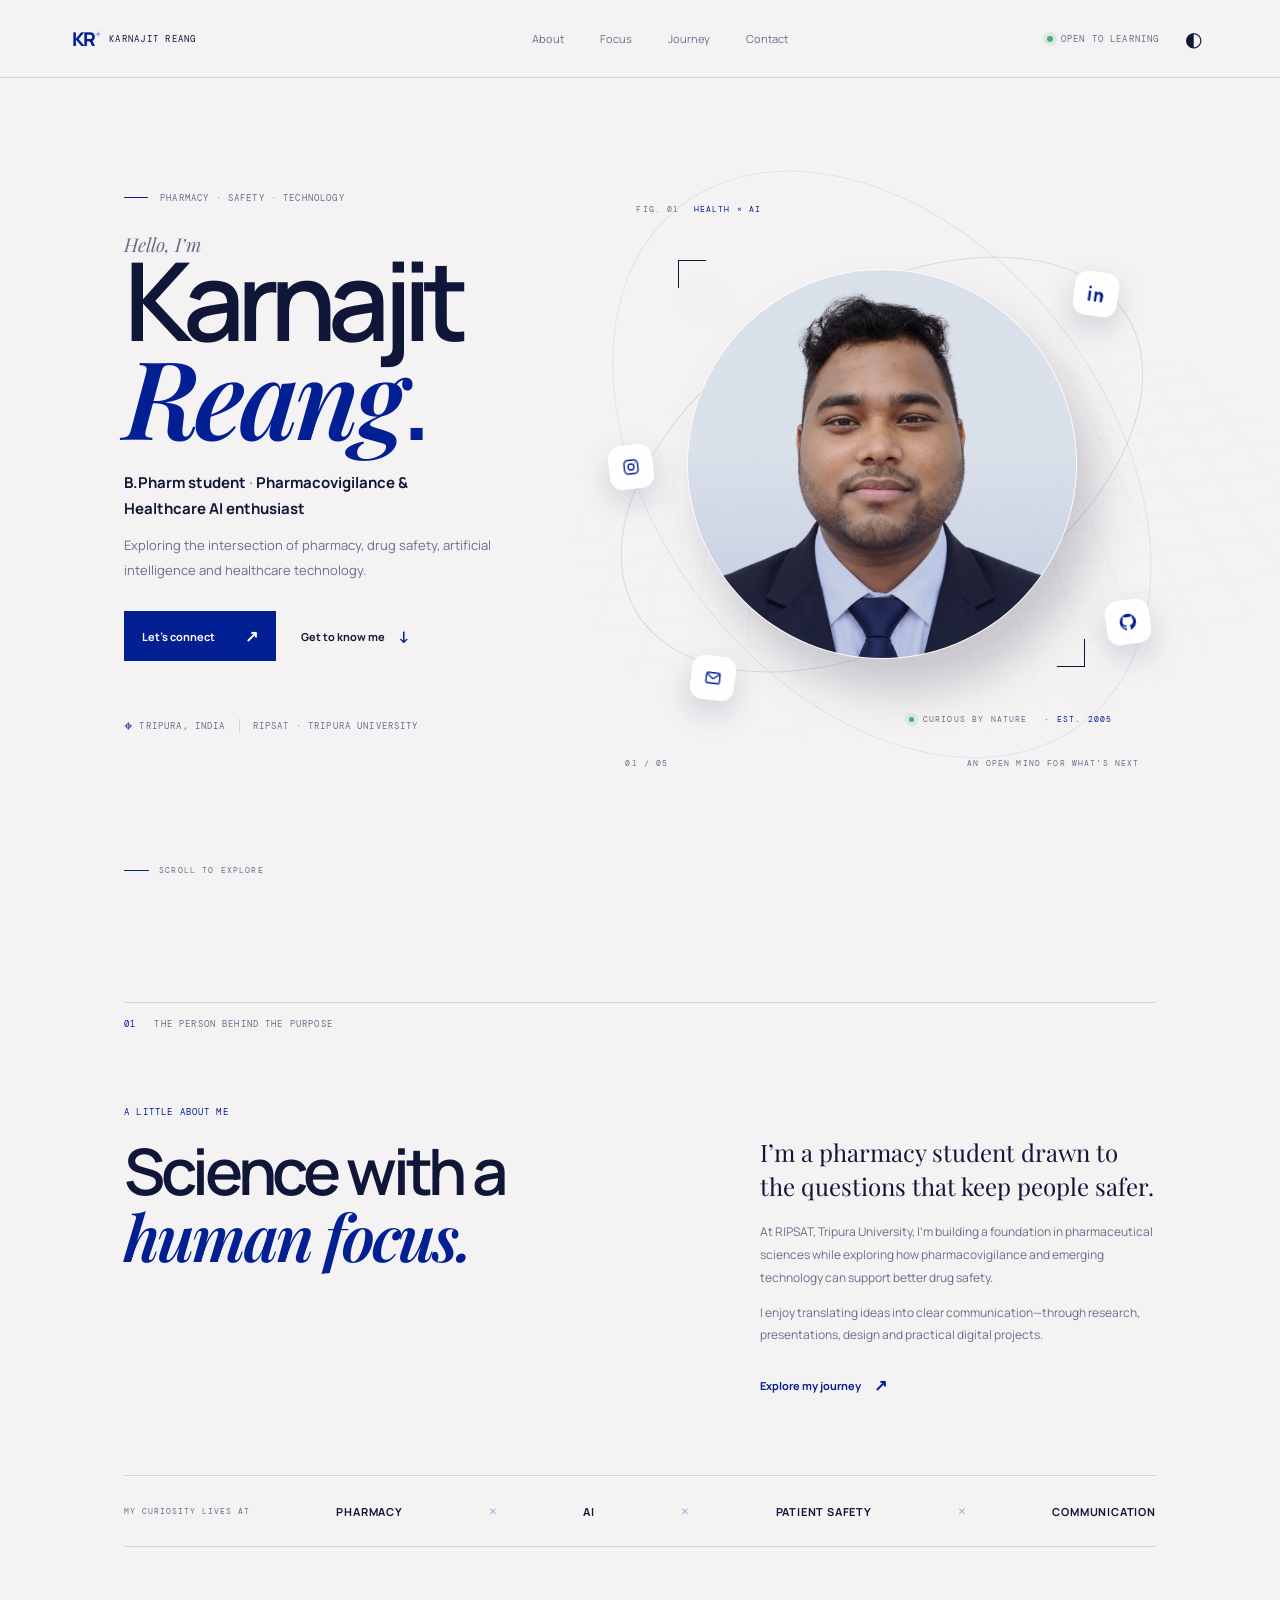
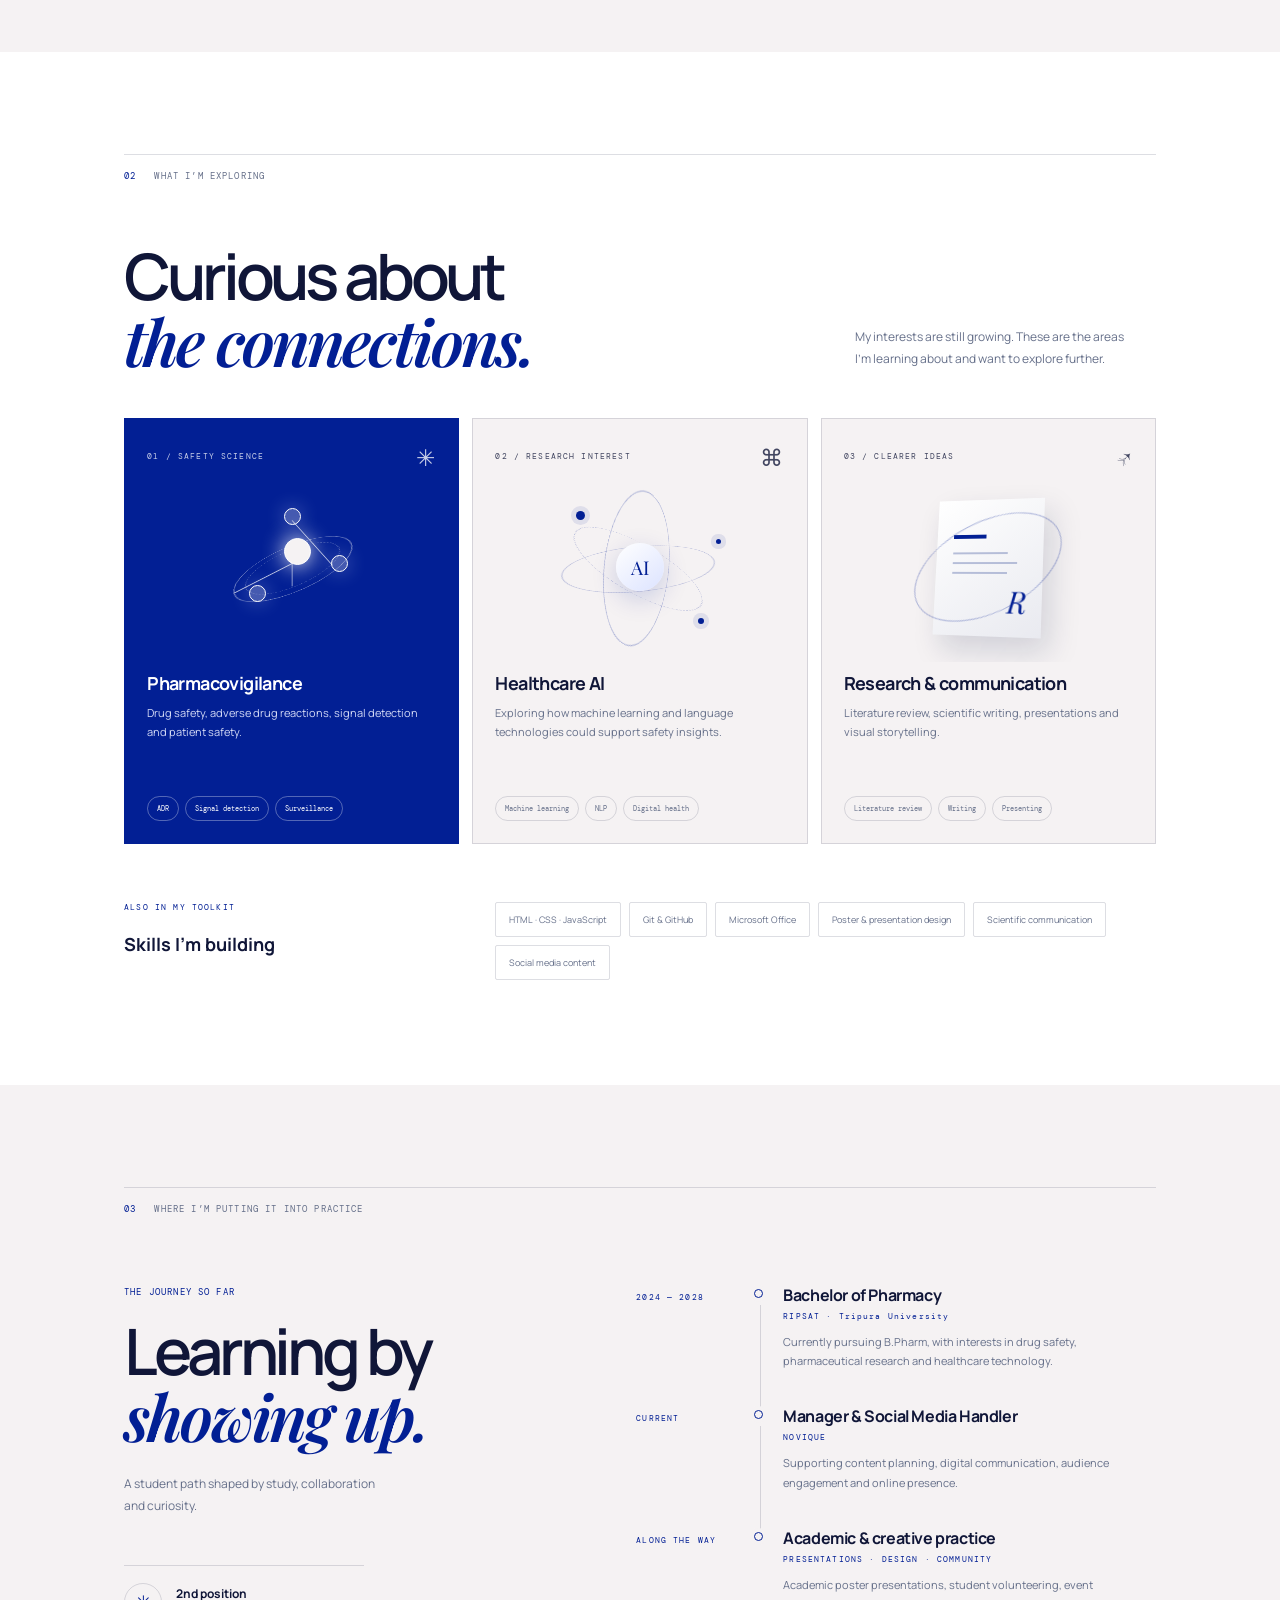
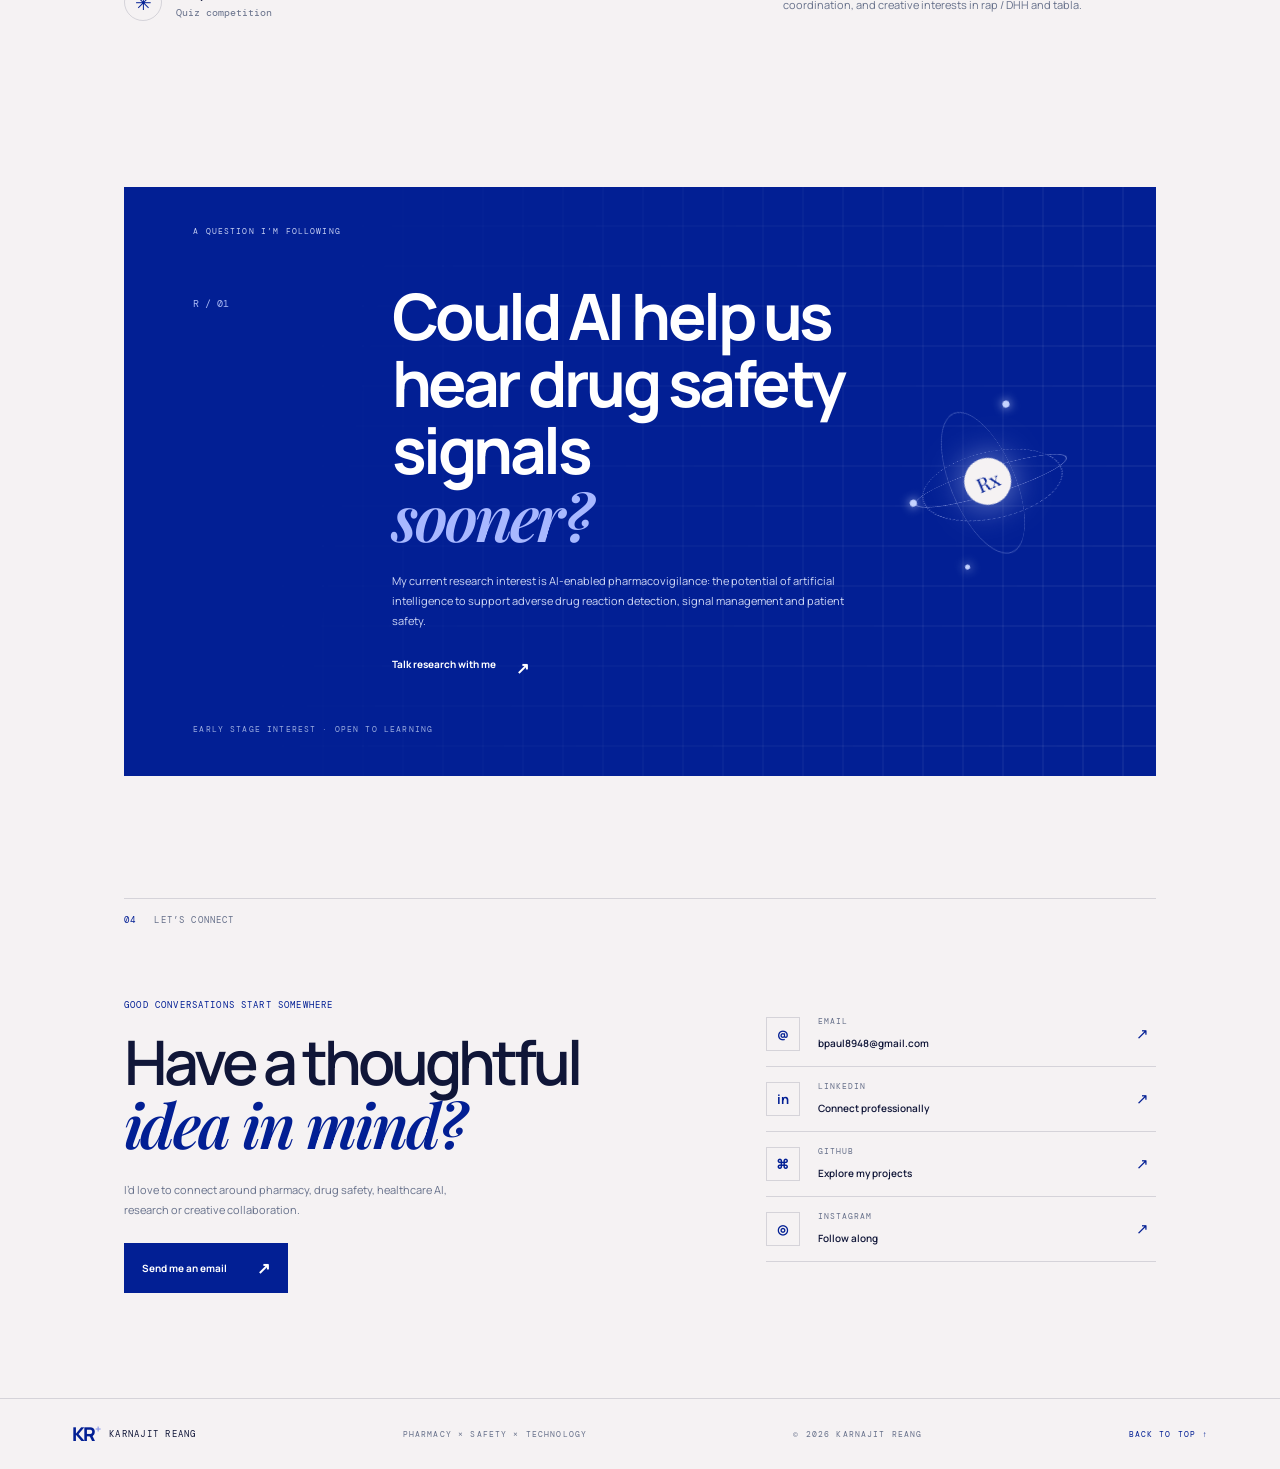
<file: index.html>
<!doctype html>
<html lang="en">
<head>
  <meta charset="utf-8">
  <meta name="viewport" content="width=device-width, initial-scale=1">
  <meta name="theme-color" content="#f5f2f3">
  <meta name="description" content="Karnajit Reang — B.Pharm student exploring pharmacovigilance, drug safety and healthcare AI in Tripura, India.">
  <title>Karnajit Reang — Pharmacy × Healthcare AI</title>
  <link rel="preconnect" href="https://fonts.googleapis.com">
  <link rel="preconnect" href="https://fonts.gstatic.com" crossorigin>
  <link href="https://fonts.googleapis.com/css2?family=DM+Mono:wght@400;500&family=Manrope:wght@400;500;600;700;800&family=Playfair+Display:ital,wght@0,600;0,700;1,600&display=swap" rel="stylesheet">
  <link rel="stylesheet" href="styles.css">
  <script src="script.js" defer></script>
</head>
<body>
  <a class="skip-link" href="#main">Skip to content</a>
  <header class="site-header">
    <a class="wordmark" href="#home" aria-label="Karnajit Reang home"><span class="wordmark-mark">KR<span>+</span></span><span class="wordmark-name">KARNAJIT REANG</span></a>
    <nav class="nav-links" aria-label="Main navigation">
      <a href="#about">About</a><a href="#focus">Focus</a><a href="#journey">Journey</a><a href="#contact">Contact</a>
    </nav>
    <div class="header-actions"><span class="availability"><i></i> OPEN TO LEARNING</span><button class="theme-toggle" type="button" aria-label="Switch to dark theme" title="Switch theme"><span class="theme-icon">◐</span></button><button class="menu-toggle" type="button" aria-expanded="false" aria-controls="mobile-nav" aria-label="Open menu"><span></span><span></span></button></div>
  </header>
  <nav class="mobile-nav" id="mobile-nav" aria-label="Mobile navigation" hidden><a href="#about">About</a><a href="#focus">Focus</a><a href="#journey">Journey</a><a href="#contact">Contact</a></nav>

  <main id="main">
    <section class="hero section-shell" id="home" aria-labelledby="hero-title">
      <div class="hero-copy">
        <p class="eyebrow"><span class="eyebrow-line"></span> PHARMACY · SAFETY · TECHNOLOGY</p>
        <p class="hero-greeting">Hello, I’m</p>
        <h1 id="hero-title">Karnajit<br><em>Reang</em><span class="title-period">.</span></h1>
        <p class="hero-role">B.Pharm student <span>·</span> Pharmacovigilance &amp;<br class="desktop-break"> Healthcare AI enthusiast</p>
        <p class="hero-intro">Exploring the intersection of pharmacy, drug safety, artificial intelligence and healthcare technology.</p>
        <div class="hero-actions"><a class="button button-primary" href="#contact">Let’s connect <span aria-hidden="true">↗</span></a><a class="text-link" href="#about">Get to know me <span aria-hidden="true">↓</span></a></div>
        <div class="hero-meta"><span><i class="pin-icon">⌖</i> TRIPURA, INDIA</span><span class="meta-divider"></span><span>RIPSAT · TRIPURA UNIVERSITY</span></div>
      </div>
      <div class="hero-visual" aria-label="Portrait of Karnajit Reang with floating social links">
        <div class="visual-grid"></div><div class="visual-orbit orbit-one"></div><div class="visual-orbit orbit-two"></div>
        <div class="orbit-label label-top">FIG. 01 <span>HEALTH × AI</span></div>
        <div class="portrait-frame" data-tilt><div class="portrait-inner"><img src="karnajit-reang.jpg" alt="Karnajit Reang in a black suit and blue tie" fetchpriority="high"><div class="portrait-wash"></div></div><span class="portrait-corner corner-tl"></span><span class="portrait-corner corner-br"></span></div>
        <div class="orbit-label label-bottom"><span class="pulse-dot"></span> CURIOUS BY NATURE <span>· EST. 2005</span></div>
        <a class="social-float social-linkedin" href="https://www.linkedin.com/in/karnajit-reang-a21a04328" target="_blank" rel="noreferrer" aria-label="Karnajit on LinkedIn"><svg viewBox="0 0 24 24" aria-hidden="true"><path d="M5.2 8.8H2.1V22h3.1V8.8ZM3.65 2a1.8 1.8 0 1 0 0 3.6 1.8 1.8 0 0 0 0-3.6ZM22 14.4c0-4-2.1-5.9-4.9-5.9a4.2 4.2 0 0 0-3.8 2.1v-1.8h-3V22h3.1v-6.5c0-1.7.3-3.4 2.5-3.4s2.2 2 2.2 3.5V22h3.1l.8-7.6Z"/></svg></a>
        <a class="social-float social-github" href="https://github.com/karnajitTechpharma" target="_blank" rel="noreferrer" aria-label="Karnajit on GitHub"><svg viewBox="0 0 24 24" aria-hidden="true"><path d="M12 .9a11.1 11.1 0 0 0-3.5 21.6c.6.1.8-.3.8-.6v-2.2c-3.2.7-3.9-1.4-3.9-1.4-.5-1.3-1.3-1.6-1.3-1.6-1-.7.1-.7.1-.7 1.1.1 1.7 1.1 1.7 1.1 1 1.7 2.6 1.2 3.3.9.1-.7.4-1.2.7-1.5-2.6-.3-5.3-1.3-5.3-5.8 0-1.3.5-2.3 1.1-3.1-.1-.3-.5-1.5.1-3.1 0 0 .9-.3 3.1 1.2a10.8 10.8 0 0 1 5.7 0c2.2-1.5 3.1-1.2 3.1-1.2.6 1.6.2 2.8.1 3.1.7.8 1.1 1.8 1.1 3.1 0 4.5-2.7 5.5-5.3 5.8.4.4.8 1 .8 2v3.4c0 .3.2.7.8.6A11.1 11.1 0 0 0 12 .9Z"/></svg></a>
        <a class="social-float social-instagram" href="https://www.instagram.com/karnajit_2005" target="_blank" rel="noreferrer" aria-label="Karnajit on Instagram"><svg viewBox="0 0 24 24" aria-hidden="true"><rect x="3" y="3" width="18" height="18" rx="5"/><circle cx="12" cy="12" r="4"/><circle class="ig-dot" cx="17.6" cy="6.8" r=".9"/></svg></a>
        <a class="social-float social-mail" href="mailto:bpaul8948@gmail.com" aria-label="Email Karnajit"><svg viewBox="0 0 24 24" aria-hidden="true"><rect x="3" y="5" width="18" height="14" rx="2"/><path d="m4 7 8 6 8-6"/></svg></a>
        <div class="visual-caption"><span>01 / 05</span><span>AN OPEN MIND FOR WHAT’S NEXT</span></div>
      </div>
      <a class="scroll-cue" href="#about" aria-label="Scroll to about section"><span></span> SCROLL TO EXPLORE</a>
    </section>

    <section class="about section-shell section-pad" id="about">
      <div class="section-kicker"><span>01</span><span>THE PERSON BEHIND THE PURPOSE</span></div>
      <div class="about-grid reveal"><div><p class="eyebrow blue-eyebrow">A LITTLE ABOUT ME</p><h2>Science with a<br><em>human focus.</em></h2></div><div class="about-copy"><p class="about-lead">I’m a pharmacy student drawn to the questions that keep people safer.</p><p>At RIPSAT, Tripura University, I’m building a foundation in pharmaceutical sciences while exploring how pharmacovigilance and emerging technology can support better drug safety.</p><p>I enjoy translating ideas into clear communication—through research, presentations, design and practical digital projects.</p><a href="#journey" class="arrow-link">Explore my journey <span>↗</span></a></div></div>
      <div class="interest-ribbon reveal"><span>MY CURIOSITY LIVES AT</span><b>PHARMACY</b><i>×</i><b>AI</b><i>×</i><b>PATIENT SAFETY</b><i>×</i><b>COMMUNICATION</b></div>
    </section>

    <section class="focus section-shell section-pad" id="focus">
      <div class="section-kicker"><span>02</span><span>WHAT I’M EXPLORING</span></div><div class="focus-heading reveal"><h2>Curious about<br><em>the connections.</em></h2><p>My interests are still growing. These are the areas I’m learning about and want to explore further.</p></div>
      <div class="focus-cards reveal">
        <article class="focus-card focus-card-blue"><div class="card-top"><span>01 / SAFETY SCIENCE</span><span class="card-symbol">✳</span></div><div class="card-art molecule-art" aria-hidden="true"><span class="molecule-node node-a"></span><span class="molecule-node node-b"></span><span class="molecule-node node-c"></span><span class="molecule-node node-d"></span><span class="molecule-bond bond-a"></span><span class="molecule-bond bond-b"></span><span class="molecule-bond bond-c"></span><span class="molecule-ring"></span></div><h3>Pharmacovigilance</h3><p>Drug safety, adverse drug reactions, signal detection and patient safety.</p><div class="chip-row"><span>ADR</span><span>Signal detection</span><span>Surveillance</span></div></article>
        <article class="focus-card focus-card-light"><div class="card-top"><span>02 / RESEARCH INTEREST</span><span class="card-symbol">⌘</span></div><div class="card-art data-art" aria-hidden="true"><div class="data-ring ring-a"></div><div class="data-ring ring-b"></div><div class="data-ring ring-c"></div><span class="data-core">AI</span><span class="data-point point-a"></span><span class="data-point point-b"></span><span class="data-point point-c"></span></div><h3>Healthcare AI</h3><p>Exploring how machine learning and language technologies could support safety insights.</p><div class="chip-row"><span>Machine learning</span><span>NLP</span><span>Digital health</span></div></article>
        <article class="focus-card focus-card-light"><div class="card-top"><span>03 / CLEARER IDEAS</span><span class="card-symbol">↗</span></div><div class="card-art editorial-art" aria-hidden="true"><div class="paper-sheet"><span></span><span></span><span></span><span></span><i>R</i></div><div class="paper-orbit"></div></div><h3>Research &amp; communication</h3><p>Literature review, scientific writing, presentations and visual storytelling.</p><div class="chip-row"><span>Literature review</span><span>Writing</span><span>Presenting</span></div></article>
      </div>
      <div class="skills-strip reveal"><div class="skills-title"><span class="eyebrow blue-eyebrow">ALSO IN MY TOOLKIT</span><h3>Skills I’m building</h3></div><div class="skills-list"><span>HTML · CSS · JavaScript</span><span>Git &amp; GitHub</span><span>Microsoft Office</span><span>Poster &amp; presentation design</span><span>Scientific communication</span><span>Social media content</span></div></div>
    </section>

    <section class="journey section-shell section-pad" id="journey">
      <div class="section-kicker"><span>03</span><span>WHERE I’M PUTTING IT INTO PRACTICE</span></div><div class="journey-grid reveal"><div><p class="eyebrow blue-eyebrow">THE JOURNEY SO FAR</p><h2>Learning by<br><em>showing up.</em></h2><p class="journey-note">A student path shaped by study, collaboration and curiosity.</p><div class="achievement-note"><span class="achievement-star">✳</span><p><strong>2nd position</strong><br>Quiz competition</p></div></div><div class="timeline"><article class="timeline-item"><span class="timeline-date">2024 — 2028</span><div class="timeline-marker"></div><div><h3>Bachelor of Pharmacy</h3><p class="timeline-place">RIPSAT · Tripura University</p><p>Currently pursuing B.Pharm, with interests in drug safety, pharmaceutical research and healthcare technology.</p></div></article><article class="timeline-item"><span class="timeline-date">CURRENT</span><div class="timeline-marker"></div><div><h3>Manager &amp; Social Media Handler</h3><p class="timeline-place">NOVIQUE</p><p>Supporting content planning, digital communication, audience engagement and online presence.</p></div></article><article class="timeline-item"><span class="timeline-date">ALONG THE WAY</span><div class="timeline-marker"></div><div><h3>Academic &amp; creative practice</h3><p class="timeline-place">PRESENTATIONS · DESIGN · COMMUNITY</p><p>Academic poster presentations, student volunteering, event coordination, and creative interests in rap / DHH and tabla.</p></div></article></div></div>
    </section>

    <section class="research section-shell"><div class="research-panel reveal"><div class="research-gridlines"></div><p class="eyebrow">A QUESTION I’M FOLLOWING</p><div class="research-content"><span class="research-index">R / 01</span><div><h2>Could AI help us<br>hear drug safety signals<br><em>sooner?</em></h2><p>My current research interest is AI-enabled pharmacovigilance: the potential of artificial intelligence to support adverse drug reaction detection, signal management and patient safety.</p><a class="light-link" href="#contact">Talk research with me <span>↗</span></a></div><div class="research-orbit" aria-hidden="true"><div class="research-orbit-ring ring-1"></div><div class="research-orbit-ring ring-2"></div><div class="research-orbit-ring ring-3"></div><div class="research-orbit-core">Rx</div><span class="orbit-bead bead-1"></span><span class="orbit-bead bead-2"></span><span class="orbit-bead bead-3"></span></div></div><span class="research-foot">EARLY STAGE INTEREST · OPEN TO LEARNING</span></div></section>

    <section class="contact section-shell section-pad" id="contact"><div class="section-kicker"><span>04</span><span>LET’S CONNECT</span></div><div class="contact-grid reveal"><div><p class="eyebrow blue-eyebrow">GOOD CONVERSATIONS START SOMEWHERE</p><h2>Have a thoughtful<br><em>idea in mind?</em></h2><p class="contact-intro">I’d love to connect around pharmacy, drug safety, healthcare AI, research or creative collaboration.</p><a class="button button-primary email-button" href="mailto:bpaul8948@gmail.com">Send me an email <span>↗</span></a></div><div class="contact-links"><a href="mailto:bpaul8948@gmail.com"><span class="contact-link-icon">@</span><span><small>EMAIL</small><b>bpaul8948@gmail.com</b></span><span class="contact-arrow">↗</span></a><a href="https://www.linkedin.com/in/karnajit-reang-a21a04328" target="_blank" rel="noreferrer"><span class="contact-link-icon">in</span><span><small>LINKEDIN</small><b>Connect professionally</b></span><span class="contact-arrow">↗</span></a><a href="https://github.com/karnajitTechpharma" target="_blank" rel="noreferrer"><span class="contact-link-icon">⌘</span><span><small>GITHUB</small><b>Explore my projects</b></span><span class="contact-arrow">↗</span></a><a href="https://www.instagram.com/karnajit_2005" target="_blank" rel="noreferrer"><span class="contact-link-icon">◎</span><span><small>INSTAGRAM</small><b>Follow along</b></span><span class="contact-arrow">↗</span></a></div></div></section>
  </main>
  <footer class="site-footer"><a class="wordmark" href="#home"><span class="wordmark-mark">KR<span>+</span></span><span class="wordmark-name">KARNAJIT REANG</span></a><span>PHARMACY × SAFETY × TECHNOLOGY</span><span>© <span id="year"></span> KARNAJIT REANG</span><a href="#home" class="back-top">BACK TO TOP ↑</a></footer>
</body>
</html>
</file>
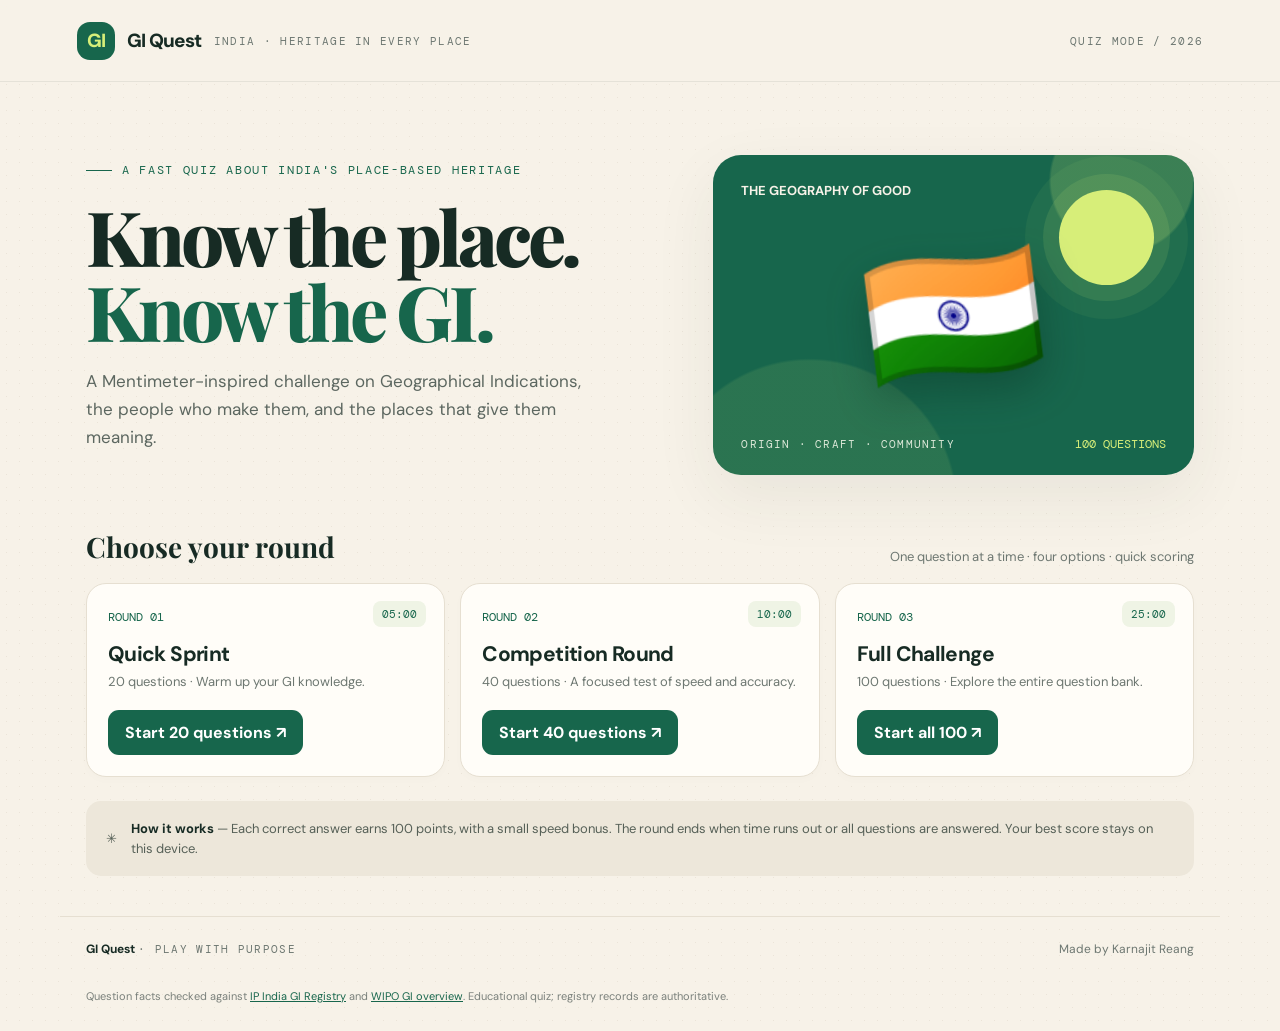
<file: gi-quest/index.html>
<!doctype html>
<html lang="en">
<head>
<meta charset="utf-8"><meta name="viewport" content="width=device-width,initial-scale=1">
<meta name="theme-color" content="#f7f2e8"><title>GI Quest — India's living heritage</title>
<style>
@import url('https://fonts.googleapis.com/css2?family=DM+Mono:wght@400;500&family=DM+Sans:wght@400;500;600;700;800&family=Playfair+Display:wght@600;700;800&display=swap');
:root{--ink:#172b24;--muted:#6d7771;--paper:#f7f2e8;--card:#fffdf8;--green:#17664c;--lime:#d7ee79;--line:#e6dfd1;--orange:#e97749;--red:#c74d3e;--shadow:0 22px 65px #253c2b12}*{box-sizing:border-box}body{margin:0;background:var(--paper);color:var(--ink);font-family:'DM Sans',sans-serif;min-height:100vh;background-image:radial-gradient(#b5ab9530 .7px,transparent .7px);background-size:13px 13px}button{font:inherit;cursor:pointer}header{height:82px;padding:0 clamp(20px,6vw,88px);display:flex;align-items:center;justify-content:space-between;border-bottom:1px solid #172b2414;background:#f7f2e8e8;position:sticky;top:0;z-index:5;backdrop-filter:blur(12px)}.brand{display:flex;gap:12px;align-items:center;font-weight:800;letter-spacing:-.04em;font-size:19px}.logo{width:38px;height:38px;border-radius:13px;background:var(--green);display:grid;place-items:center;color:var(--lime);font-size:19px}.tag{font:11px 'DM Mono';letter-spacing:.12em;color:var(--muted);text-transform:uppercase}.wrap{max-width:1160px;margin:auto;padding:48px 26px 40px}.hero{display:grid;grid-template-columns:1.1fr .9fr;gap:40px;align-items:center;padding:25px 0 53px}.eyebrow{font:12px 'DM Mono';letter-spacing:.14em;color:var(--green);text-transform:uppercase;display:flex;align-items:center;gap:10px}.eyebrow:before{content:'';width:26px;height:1px;background:var(--green)}h1{font:800 clamp(44px,6.5vw,76px)/.99 'Playfair Display',serif;letter-spacing:-.055em;margin:20px 0 18px;max-width:650px}h1 em{color:var(--green);font-style:normal}.lede{font-size:17px;line-height:1.65;color:#5c6760;max-width:520px}.hero-art{min-height:320px;border-radius:28px;background:var(--green);color:var(--paper);position:relative;overflow:hidden;padding:28px;box-shadow:var(--shadow)}.hero-art:before{content:'';position:absolute;inset:0;background:radial-gradient(circle at 85% 8%,#d7ee7930 0 14%,transparent 14.5%),radial-gradient(circle at 20% 110%,#d7ee791a 0 28%,transparent 28.5%)}.sun{position:absolute;top:35px;right:40px;width:95px;height:95px;background:var(--lime);border-radius:50%;box-shadow:0 0 0 16px #d7ee791a,0 0 0 34px #d7ee790d}.map{position:absolute;inset:0;display:grid;place-items:center;font-size:145px;filter:drop-shadow(0 18px 22px #072c1c60);transform:rotate(-7deg)}.art-note{position:absolute;bottom:24px;left:28px;font:11px 'DM Mono';letter-spacing:.11em;color:#dce8d8}.art-label{position:absolute;top:27px;left:28px;font-size:13px;font-weight:700;z-index:1}.art-count{position:absolute;bottom:23px;right:28px;font:12px 'DM Mono';color:var(--lime)}.section-head{display:flex;align-items:end;justify-content:space-between;margin:0 0 18px}.section-head h2{font:700 28px 'Playfair Display';margin:0}.section-head p{margin:0;color:var(--muted);font-size:13px}.modes{display:grid;grid-template-columns:repeat(3,1fr);gap:15px}.mode{border:1px solid var(--line);border-radius:20px;background:var(--card);padding:21px;box-shadow:0 3px 10px #10201604;transition:.2s;position:relative;overflow:hidden}.mode:hover{transform:translateY(-3px);box-shadow:var(--shadow);border-color:#b4c6a7}.mode .n{font:12px 'DM Mono';color:var(--green)}.mode h3{font-size:21px;margin:14px 0 5px;letter-spacing:-.03em}.mode p{font-size:13px;color:var(--muted);margin:0 0 20px}.mode button,.primary{background:var(--green);border:0;border-radius:11px;color:white;font-weight:700;padding:12px 17px;transition:.15s}.mode button:hover,.primary:hover{background:#0d4d38;transform:translateY(-1px)}.mode .time{position:absolute;right:18px;top:17px;background:#eff4e5;color:var(--green);padding:6px 9px;border-radius:8px;font:11px 'DM Mono'}.note{margin-top:24px;padding:18px 20px;border-radius:15px;background:#ede7da;display:flex;gap:14px;align-items:center;color:#566057;font-size:13px;line-height:1.5}.note strong{color:var(--ink)}footer{max-width:1160px;margin:auto;padding:24px 26px 32px;border-top:1px solid var(--line);display:flex;justify-content:space-between;gap:15px;color:var(--muted);font-size:12px}.footer-mark{font-weight:700;color:var(--ink)}.sources{max-width:1160px;margin:auto;padding:0 26px 28px;color:#7a807b;font-size:11px}.sources a{color:var(--green)}
.game{display:none;max-width:860px;margin:0 auto;padding:35px 22px 70px}.game.show{display:block}.home.hide{display:none}.game-top{display:flex;justify-content:space-between;align-items:center;margin-bottom:24px}.back{border:0;background:transparent;color:var(--muted);padding:8px 0;font-weight:600}.counter{font:12px 'DM Mono';color:var(--muted)}.timer{display:flex;align-items:center;gap:10px;background:var(--card);border:1px solid var(--line);border-radius:12px;padding:9px 13px;font:16px 'DM Mono';min-width:108px;justify-content:center}.timer.urgent{color:var(--red);border-color:#e8b4a8}.progress{height:5px;background:#e7e1d4;border-radius:9px;overflow:hidden;margin-bottom:32px}.bar{height:100%;width:0;background:var(--green);transition:width .3s}.qcard{background:var(--card);border:1px solid var(--line);border-radius:23px;padding:clamp(22px,4vw,38px);box-shadow:var(--shadow)}.q-meta{font:11px 'DM Mono';color:var(--green);text-transform:uppercase;letter-spacing:.12em}.qtext{font:700 clamp(23px,4vw,34px)/1.25 'Playfair Display';letter-spacing:-.02em;margin:17px 0 27px}.choices{display:grid;grid-template-columns:1fr 1fr;gap:12px}.choice{min-height:67px;border:1px solid var(--line);border-radius:13px;background:#fffefa;text-align:left;padding:13px 15px;display:flex;align-items:center;gap:13px;color:var(--ink);font-weight:600;transition:.15s}.choice:hover:not(:disabled){border-color:#94ad98;background:#f3f7ee;transform:translateY(-1px)}.choice .key{width:30px;height:30px;flex:none;display:grid;place-items:center;border-radius:9px;background:#f0ebdf;color:#627065;font:12px 'DM Mono'}.choice.correct{border-color:#64a579;background:#e9f4e9}.choice.correct .key{background:#2e8352;color:white}.choice.wrong{border-color:#d8897e;background:#fbefeb}.choice.wrong .key{background:#c85a48;color:white}.explain{margin:18px 0 0;padding:13px 15px;background:#f0ebdf;border-radius:12px;color:#455148;font-size:14px;line-height:1.5;display:none}.explain.show{display:block}.advance{margin-top:20px;display:none}.advance.show{display:inline-flex}.stats{display:flex;gap:16px;justify-content:space-between;color:var(--muted);font:12px 'DM Mono';margin-top:22px}.results{display:none;max-width:650px;margin:75px auto;text-align:center;padding:30px}.results.show{display:block}.result-badge{margin:auto;width:82px;height:82px;border-radius:28px;background:var(--lime);display:grid;place-items:center;font-size:38px}.results h2{font:700 42px 'Playfair Display';margin:22px 0 8px}.results p{color:var(--muted);line-height:1.6}.score{font:800 67px 'Playfair Display';color:var(--green);margin:16px}.result-actions{display:flex;justify-content:center;gap:10px;margin-top:23px}.secondary{border:1px solid var(--line);background:var(--card);border-radius:11px;padding:12px 17px;font-weight:700;color:var(--ink)}.breakdown{margin:25px auto 0;text-align:left;background:var(--card);border:1px solid var(--line);border-radius:16px;padding:17px}.breakdown div{display:flex;justify-content:space-between;padding:7px 0;color:var(--muted);font-size:13px}.breakdown b{color:var(--ink)}
@media(max-width:760px){.hero{grid-template-columns:1fr;gap:23px;padding:10px 0 38px}.hero-art{min-height:220px}.map{font-size:112px}.modes{grid-template-columns:1fr}.mode{padding:20px}.mode h3{margin-top:9px}.section-head{align-items:start;gap:10px;flex-direction:column}.choices{grid-template-columns:1fr}.wrap{padding-top:32px}footer{flex-direction:column}.qtext{margin-bottom:20px}}
</style>
</head>
<body>
<header><div class="brand"><div class="logo">GI</div>GI Quest <span class="tag">India · Heritage in every place</span></div><div class="tag">QUIZ MODE / 2026</div></header>
<main class="home wrap" id="home">
 <section class="hero"><div><div class="eyebrow">A fast quiz about India's place-based heritage</div><h1>Know the place.<br><em>Know the GI.</em></h1><p class="lede">A Mentimeter-inspired challenge on Geographical Indications, the people who make them, and the places that give them meaning.</p></div><div class="hero-art"><div class="sun"></div><div class="art-label">THE GEOGRAPHY OF GOOD</div><div class="map">🇮🇳</div><div class="art-note">ORIGIN · CRAFT · COMMUNITY</div><div class="art-count">100 QUESTIONS</div></div></section>
 <section><div class="section-head"><h2>Choose your round</h2><p>One question at a time · four options · quick scoring</p></div><div class="modes">
  <article class="mode"><span class="n">ROUND 01</span><span class="time">05:00</span><h3>Quick Sprint</h3><p>20 questions · Warm up your GI knowledge.</p><button onclick="startGame(20,300)">Start 20 questions ↗</button></article>
  <article class="mode"><span class="n">ROUND 02</span><span class="time">10:00</span><h3>Competition Round</h3><p>40 questions · A focused test of speed and accuracy.</p><button onclick="startGame(40,600)">Start 40 questions ↗</button></article>
  <article class="mode"><span class="n">ROUND 03</span><span class="time">25:00</span><h3>Full Challenge</h3><p>100 questions · Explore the entire question bank.</p><button onclick="startGame(100,1500)">Start all 100 ↗</button></article>
 </div></section>
 <div class="note"><span>✳</span><span><strong>How it works</strong> — Each correct answer earns 100 points, with a small speed bonus. The round ends when time runs out or all questions are answered. Your best score stays on this device.</span></div>
</main>
<section class="game" id="game"><div class="game-top"><button class="back" onclick="quitGame()">← Exit round</button><span class="counter" id="counter"></span><div class="timer" id="timer">◷ <span>05:00</span></div></div><div class="progress"><div class="bar" id="bar"></div></div><div class="qcard"><div class="q-meta" id="qmeta"></div><div class="qtext" id="qtext"></div><div class="choices" id="choices"></div><div class="explain" id="explain"></div><button class="primary advance" id="advance" onclick="nextQuestion()">Next question →</button></div><div class="stats"><span id="scorelive">SCORE 000</span><span id="streak">STREAK 0</span></div></section>
<section class="results" id="results"><div class="result-badge">✦</div><h2 id="resultTitle">Round complete</h2><div class="score" id="finalscore">0</div><p id="resultText"></p><div class="breakdown"><div><span>Correct answers</span><b id="correctOut"></b></div><div><span>Questions answered</span><b id="answeredOut"></b></div><div><span>Personal best</span><b id="bestOut"></b></div></div><div class="result-actions"><button class="primary" onclick="restartGame()">Play again</button><button class="secondary" onclick="goHome()">Choose a round</button></div></section>
<footer><span class="footer-mark">GI Quest <span class="tag"> · PLAY WITH PURPOSE</span></span><span>Made by Karnajit Reang</span></footer>
<div class="sources">Question facts checked against <a href="https://ipindia.gov.in/registry" target="_blank" rel="noreferrer">IP India GI Registry</a> and <a href="https://www.wipo.int/en/web/geographical-indications" target="_blank" rel="noreferrer">WIPO GI overview</a>. Educational quiz; registry records are authoritative.</div>
<script>
// question, correct answer, three distractors, explanation, topic
const BANK = [
['What does GI stand for in Indian intellectual property law?','Geographical Indication','General Invention','Geographic Identity','Goods Identifier','A GI identifies goods linked to a particular geographical origin.','Basics'],
['Which Indian law primarily governs registration and protection of GIs?','Geographical Indications of Goods (Registration and Protection) Act, 1999','Trade Marks Act, 1999','Copyright Act, 1957','Patents Act, 1970','India’s dedicated GI statute is the 1999 Act.','Law'],
['In which year did India’s GI Act come into force?','2003','1999','2001','2005','The Act came into force on 15 September 2003.','Law'],
['Which office administers GI registration in India?','Geographical Indications Registry, Chennai','Copyright Office, Mumbai','Patent Office, Kolkata','WIPO Office, New Delhi','India’s GI Registry is located in Chennai.','Law'],
['A GI primarily tells consumers what about a product?','Its qualities or reputation are linked to a place','It is made by one named company','It is guaranteed to be organic','It is owned by the state government','A GI signals origin and a quality, reputation or characteristic linked to that origin.','Basics'],
['Who may apply to register a GI in India?','An association of persons, producers, organisation or authority representing producers','Any single consumer','Only a state government','Only an overseas company','The Act allows representative associations, organisations or authorities of producers to apply.','Law'],
['What is an “authorised user” in the Indian GI system?','A producer registered to use a registered GI','A lawyer appointed by the Registry','Any shop selling GI goods','A trademark examiner','Producers in the defined area can seek authorised-user registration.','Law'],
['How long does a GI registration in India last before renewal?','10 years','5 years','15 years','Forever with no renewal','Registration is valid for ten years and may be renewed.','Law'],
['Can a GI be assigned or licensed like an ordinary private trademark under India’s GI Act?','No, assignment, transmission, licensing, pledge and mortgage are prohibited','Yes, freely to any company','Only to foreign companies','Yes, after five years','The Act bars assignment, transmission, licensing, pledge and mortgage of a registered GI.','Law'],
['Which statement best distinguishes a GI from a trademark?','A GI links goods to a place; a trademark distinguishes one enterprise’s goods','A GI identifies a company; a trademark identifies a region','Both always identify a single manufacturer','A trademark can protect only food','GIs indicate place-linked goods; trademarks distinguish commercial sources.','Basics'],
['Which agreement sets a WTO-wide framework for GI protection?','TRIPS Agreement','Berne Convention','Madrid Protocol','Rome Convention','TRIPS is the WTO agreement covering trade-related aspects of intellectual property, including GIs.','International'],
['Which TRIPS article defines geographical indications?','Article 22.1','Article 6bis','Article 10','Article 31','TRIPS Article 22.1 sets out the definition of GIs.','International'],
['Which international organisation administers the Lisbon System for appellations of origin and GIs?','WIPO','WTO','UNESCO','FAO','The Lisbon System is administered by the World Intellectual Property Organization.','International'],
['What kind of right is a GI most often described as?','A collective right tied to qualifying producers in a defined area','A personal right for one inventor','A copyright in a recipe','A patent over a natural feature','GI protection typically benefits qualifying producers collectively.','Basics'],
['Under Indian law, which broad types of goods can receive GI registration?','Agricultural, natural and manufactured goods','Only agricultural crops','Only handicrafts','Only food and drink','The Act covers agricultural, natural and manufactured goods, including handicrafts and processed products.','Law'],
['For a manufactured good under India’s GI definition, what geographic link is required?','At least one of production, processing or preparation occurs in the area','Every raw material must come from the area','Only packaging occurs in the area','The product is sold in the area','For manufactured goods, one or more of production, processing or preparation must take place in the territory.','Law'],
['Which is a key purpose of GI protection?','Prevent misleading or unauthorised use that misrepresents origin','Give one company a monopoly on all local crafts','Set national retail prices','Replace food-safety rules','GI protection helps preserve origin-linked reputation and prevent deceptive use.','Basics'],
['What may a GI identify under the TRIPS definition?','A good whose quality, reputation or other characteristic is essentially attributable to geographical origin','Any service offered online','A company’s registered office','A product’s patent inventor','TRIPS Article 22 links the good’s quality, reputation or other characteristic to origin.','International'],
['Which is the official GI Registry portal for India?','Intellectual Property India (IP India)','India Post','NITI Aayog','Ministry of Tourism portal','The Registry’s official information is published through Intellectual Property India.','Law'],
['What does “generic” mean in a GI context?','A term has become the common name of a product rather than indicating a particular origin','A product is sold without packaging','A product is handmade','A term is written in several languages','A generic term is understood as the product name, not as an origin signal.','Basics'],
['Tripura Risa is best known as what kind of GI product?','Traditional textile','Spice','Pottery','Fruit','Tripura Risa Textile is registered as a handicraft.','Tripura'],
['Tripura Queen Pineapple belongs to which product category in the GI register?','Agricultural product','Handicraft','Musical instrument','Natural mineral','The registry classifies Tripura Queen Pineapple as agricultural.','Tripura'],
['Matabari Peda is associated with which Indian state?','Tripura','Assam','Manipur','Mizoram','Tripura Matabari Peda (Sweet) is registered from Tripura.','Tripura'],
['Tripura Sarinda is what kind of traditional item?','Musical instrument','Textile','Sweet','Metal utensil','Sarinda is a traditional bowed string instrument associated with Tripura.','Tripura'],
['Which of these Tripura GI names is a sweet?','Matabari Peda','Tripura Risa','Queen Pineapple','Pachra-Rignai','Matabari Peda is the Tripura sweet in the registered GI list.','Tripura'],
['Which Tripura GI is a textile associated with a traditional wrap worn by women?','Tripura Risa','Queen Pineapple','Matabari Peda','Sarinda','Risa is a traditional textile garment of Tripura.','Tripura'],
['Tripura Pachra-Rignai is registered in which broad category?','Handicraft / textile','Agricultural produce','Food stuff','Mineral','IP India lists Tripura Pachra-Rignai Textile as a handicraft.','Tripura'],
['Tripura Queen Pineapple received its GI registration in which year?','2015','2005','2020','2024','The Registry certificate is dated 25 March 2015.','Tripura'],
['What is the registered GI name of the Tripura sweet in the Registry?','Tripura Matabari Peda (Sweet)','Udaipur Peda','Tripura Rosogolla','Matabari Milk Cake','The registered name is Tripura Matabari Peda (Sweet).','Tripura'],
['Which body is named as applicant for Tripura Queen Pineapple in the Registry?','North Eastern Regional Agricultural Marketing Corporation Ltd (NERAMAC)','Tripura University','CIPS, NLU Tripura','Matabari Mahila Samiti','NERAMAC is the listed applicant for Tripura Queen Pineapple.','Tripura'],
['Darjeeling Tea is most closely associated with which state?','West Bengal','Assam','Sikkim','Himachal Pradesh','Darjeeling Tea is a GI of West Bengal.','India GIs'],
['Kashmir Saffron is associated with which Union Territory?','Jammu and Kashmir','Ladakh','Chandigarh','Delhi','Kashmir Saffron is cultivated in Jammu and Kashmir.','India GIs'],
['Kanchipuram Silk is associated with which state?','Tamil Nadu','Karnataka','Kerala','Andhra Pradesh','Kanchipuram Silk is a renowned GI from Tamil Nadu.','India GIs'],
['Madhubani Paintings originate in which state?','Bihar','Jharkhand','Uttar Pradesh','Odisha','Madhubani painting is associated with the Mithila region of Bihar.','India GIs'],
['Pochampally Ikat is associated with which state?','Telangana','Andhra Pradesh','Maharashtra','Gujarat','Pochampally Ikat is a textile GI from Telangana.','India GIs'],
['Which state is known for Chanderi fabric?','Madhya Pradesh','Rajasthan','Uttar Pradesh','Maharashtra','Chanderi fabric comes from Madhya Pradesh.','India GIs'],
['Kullu Shawl is associated with which state?','Himachal Pradesh','Uttarakhand','Jammu and Kashmir','Punjab','Kullu Shawl is a GI of Himachal Pradesh.','India GIs'],
['Kinnauri Shawl is associated with which state?','Himachal Pradesh','Uttarakhand','Jammu and Kashmir','Punjab','Kinnauri Shawl is a traditional textile GI from Himachal Pradesh.','India GIs'],
['Kondapalli Toys are associated with which state?','Andhra Pradesh','Telangana','Tamil Nadu','Odisha','Kondapalli toys are a traditional craft from Andhra Pradesh.','India GIs'],
['Which GI is a traditional lacquered wooden toy from Karnataka?','Channapatna Toys','Kondapalli Toys','Etikoppaka Toys','Thanjavur Doll','Channapatna Toys are associated with Karnataka.','India GIs'],
['Mysore Sandalwood Oil is associated with which state?','Karnataka','Kerala','Tamil Nadu','Goa','Mysore Sandalwood Oil is a GI from Karnataka.','India GIs'],
['Which state is home to the GI Alphonso Mango of Ratnagiri?','Maharashtra','Goa','Gujarat','Karnataka','Ratnagiri Alphonso Mango is associated with Maharashtra.','India GIs'],
['Basmati rice is associated with which broad region in India?','The Indo-Gangetic plains of north India','The Deccan plateau only','The Konkan coast','The Brahmaputra delta only','Basmati’s defined growing region spans parts of north India and Pakistan; the Indian GI covers its specified Indian territory.','India GIs'],
['Which GI is a renowned rice variety from West Bengal?','Gobindobhog Rice','Kashmir Saffron','Wayanad Jeerakasala Rice','Joha Rice','Gobindobhog Rice is associated with West Bengal.','India GIs'],
['Joha Rice is traditionally associated with which state?','Assam','Tripura','Meghalaya','Nagaland','Joha Rice is a scented rice GI from Assam.','India GIs'],
['Wayanad Jeerakasala is what kind of GI product?','Aromatic rice','Silk textile','Mango','Metal craft','Wayanad Jeerakasala is an aromatic rice from Kerala.','India GIs'],
['Which state is associated with the GI Byadagi Chilli?','Karnataka','Andhra Pradesh','Maharashtra','Rajasthan','Byadagi Chilli is a GI from Karnataka.','India GIs'],
['Naga Mircha is associated with which state?','Nagaland','Manipur','Mizoram','Sikkim','Naga Mircha, also known as Naga King Chilli, is from Nagaland.','India GIs'],
['Guntur Sannam Chilli comes from which state?','Andhra Pradesh','Telangana','Odisha','Tamil Nadu','Guntur Sannam Chilli is associated with Andhra Pradesh.','India GIs'],
['Which GI product is a traditional cheese from Jammu and Kashmir?','Kalari','Chhurpi','Bandar Laddu','Dharwad Peda','Kalari is a traditional ripened cheese associated with Jammu and Kashmir.','India GIs'],
['Tirupati Laddu is associated with which state?','Andhra Pradesh','Telangana','Tamil Nadu','Karnataka','Tirupati Laddu is a registered GI from Andhra Pradesh.','India GIs'],
['Which state is associated with Dharwad Peda?','Karnataka','Maharashtra','Goa','Tamil Nadu','Dharwad Peda is a well-known sweet GI from Karnataka.','India GIs'],
['Bikaneri Bhujia is a GI of which state?','Rajasthan','Gujarat','Punjab','Haryana','Bikaneri Bhujia comes from Bikaner, Rajasthan.','India GIs'],
['Which state is associated with the GI Mizo Chilli?','Mizoram','Manipur','Tripura','Nagaland','Mizo Chilli is registered from Mizoram.','India GIs'],
['Banarasi Brocades and Sarees are associated with which state?','Uttar Pradesh','Bihar','Madhya Pradesh','Rajasthan','Banarasi textiles originate in Varanasi, Uttar Pradesh.','India GIs'],
['Kota Doria is a GI textile from which state?','Rajasthan','Gujarat','Maharashtra','Uttar Pradesh','Kota Doria is a lightweight woven textile from Rajasthan.','India GIs'],
['Which state is home to the GI Kutch Embroidery?','Gujarat','Rajasthan','Maharashtra','Goa','Kutch embroidery is a traditional craft of Gujarat.','India GIs'],
['Muga Silk is particularly associated with which state?','Assam','West Bengal','Meghalaya','Manipur','Muga silk is a signature silk tradition of Assam.','India GIs'],
['Which silk GI is associated with Bhagalpur in Bihar?','Bhagalpur Silk','Muga Silk','Mysore Silk','Kanchipuram Silk','Bhagalpur is known for silk weaving in Bihar.','India GIs'],
['Toda Embroidery is associated with which state?','Tamil Nadu','Kerala','Karnataka','Andhra Pradesh','Toda embroidery is practiced by the Toda community in the Nilgiris, Tamil Nadu.','India GIs'],
['Which GI is a traditional bamboo craft from Tripura’s neighbour Assam?','Assam Jaapi','Muga Silk','Sarthebari Metal Craft','Kashmir Walnut Wood Carving','Assam Jaapi is a traditional hat/craft associated with Assam.','India GIs'],
['Sohrai-Khovar painting is associated with which state?','Jharkhand','Bihar','Odisha','Chhattisgarh','Sohrai-Khovar is a mural art tradition from Jharkhand.','India GIs'],
['Which GI is a traditional painting form from Odisha?','Pattachitra','Phad Painting','Madhubani Painting','Warli Painting','Pattachitra is a traditional scroll-painting art from Odisha.','India GIs'],
['Warli Painting is associated with which state?','Maharashtra','Gujarat','Goa','Madhya Pradesh','Warli painting is practiced in Maharashtra, especially by Adivasi communities.','India GIs'],
['Phad painting is a traditional art of which state?','Rajasthan','Gujarat','Haryana','Punjab','Phad painting is a narrative scroll tradition from Rajasthan.','India GIs'],
['Which state is known for the GI Blue Pottery of Jaipur?','Rajasthan','Uttar Pradesh','Gujarat','Himachal Pradesh','The craft’s name reflects Jaipur, Rajasthan.','India GIs'],
['Kashmir Paper Machie is registered from which Union Territory?','Jammu and Kashmir','Ladakh','Delhi','Chandigarh','Kashmir Paper Machie is associated with Jammu and Kashmir.','India GIs'],
['Which GI is a distinctive metal craft from Chhattisgarh?','Bastar Dhokra','Bidriware','Aranmula Kannadi','Moradabad Brassware','Bastar Dhokra is a traditional metal-casting craft from Chhattisgarh.','India GIs'],
['Bidriware is associated with which state?','Karnataka','Telangana','Andhra Pradesh','Maharashtra','Bidriware is a metal inlay craft associated with Bidar, Karnataka.','India GIs'],
['Aranmula Kannadi is what kind of GI product?','Handmade metal mirror','Wooden toy','Silk fabric','Ceramic pot','Aranmula Kannadi is a handcrafted metal-alloy mirror from Kerala.','India GIs'],
['Which state is home to the GI Molela Clay Work?','Rajasthan','Uttar Pradesh','Gujarat','Himachal Pradesh','Molela Clay Work is a traditional terracotta craft from Rajasthan.','India GIs'],
['Which GI refers to a hand-knotted carpet tradition from Kashmir?','Kashmir Pashmina','Kashmir Hand Knotted Carpet','Kullu Shawl','Kani Shawl','Kashmir Hand Knotted Carpet is the registered GI name for the carpet craft.','India GIs'],
['Kani Shawl is associated with which region?','Kashmir','Kullu','Kutch','Chanderi','Kani shawls are a renowned weaving tradition of Kashmir.','India GIs'],
['Which GI is a fragrant flower associated with Madurai, Tamil Nadu?','Madurai Malli','Mysore Jasmine','Coorg Orange','Bangalore Blue Grape','Madurai Malli is the GI name for Madurai jasmine.','India GIs'],
['Which Kerala GI is a handcrafted metal mirror?','Aranmula Kannadi','Nilambur Teak','Chendamangalam Dhoties','Nettur Petti','Aranmula Kannadi is a handcrafted metal-alloy mirror from Kerala.','India GIs'],
['Which product is a GI from Goa?','Feni','Dharwad Peda','Mysore Pak','Bikaneri Bhujia','Goa Feni is a registered GI spirit.','India GIs'],
['Which state is associated with the GI Ratlami Sev?','Madhya Pradesh','Rajasthan','Gujarat','Maharashtra','Ratlami Sev is a savoury snack GI from Madhya Pradesh.','India GIs'],
['Which of these Kerala GI products is a rice variety?','Palakkadan Matta Rice','Tirur Betel Leaf','Central Travancore Jaggery','Aranmula Kannadi','Palakkadan Matta Rice is a traditional rice from Kerala.','India GIs'],
['Which GI product is a traditional sweet from Andhra Pradesh?','Tirupati Laddu','Bikaneri Bhujia','Dharwad Peda','Matabari Peda','Tirupati Laddu is registered from Andhra Pradesh.','India GIs'],
['What does a product specification or code of practice generally describe?','The product’s characteristics, area and production requirements','The retailer’s profit margin','A company’s shareholder list','The export duty rate','Specifications define the product and the origin-linked methods or standards for its GI.','Law'],
['Why is defining the geographical area important in GI registration?','It identifies where the product must originate and the link applies','It sets the product’s retail price','It names the exporter','It fixes a national quota','The area boundary anchors the origin claim and eligibility rules.','Law'],
['Which is an example of a natural factor that may shape a GI product?','Soil and climate','Retail packaging','Advertising budget','Shipping route','Natural conditions such as soil and climate may contribute to origin-linked qualities.','Basics'],
['Which is an example of a human factor that may shape a GI product?','Traditional production know-how','Latitude alone','A supermarket logo','An import tariff','Human skills and traditional methods can form part of the origin link.','Basics'],
['What can happen if a producer outside the defined area falsely uses a GI name?','The use may be challenged as infringement or passing off','The producer automatically becomes an authorised user','The GI expires','The product becomes generic immediately','Unauthorised misleading use may attract legal action under the GI framework.','Law'],
['In India, registration of a GI is generally required to bring an infringement action under the GI Act. True or false?','True','False','Only if it is a food product','Only for foreign GIs','The Act’s infringement provisions apply to registered GIs.','Law'],
['Which of these is not itself a GI right?','A patent over the product’s manufacturing invention','A right to restrain misleading use of the registered indication','A collective origin-linked indication','Protection tied to specified goods and area','GI protection concerns origin indications; patents protect qualifying inventions.','Law'],
['Which office maintains the Indian GI register?','The Registrar of Geographical Indications','The Registrar of Companies','The Copyright Registrar','The Election Commission','The Act provides for a Registrar and a register of geographical indications.','Law'],
['What is a homonymous GI?','Two indications with the same or similar name for different places','A GI with no producer','A GI written in a local script','A GI that has expired','Homonymous indications share a name while referring to different geographical origins.','Basics'],
['What is a practical benefit of GI protection for local producers?','Collective recognition of origin and reputation','Automatic export contracts','Guaranteed minimum price','Exclusive ownership of the whole district','A GI may help distinguish authentic goods and support producer reputation and market identity.','Basics'],
['Which statement about GI ownership is most accurate?','A GI is tied to a place and is usable by eligible producers who meet its rules','It belongs to one inventor forever','It can only be owned by a retailer','It is a private logo with no origin rules','GI systems are place-based and collective in character rather than a single enterprise monopoly.','Basics'],
['Which Indian GI is an agricultural product from Tripura?','Tripura Queen Pineapple','Tripura Risa Textile','Tripura Sarinda','Matabari Peda','Tripura Queen Pineapple is registered in the agricultural category.','Tripura'],
['Which group contains only GI products listed for Tripura in the competition brochure?','Risa, Queen Pineapple, Matabari Peda, Sarinda','Muga Silk, Risa, Bikaneri Bhujia, Sarinda','Kanchipuram Silk, Peda, Risa, Joha Rice','Kullu Shawl, Pineapple, Pattachitra, Risa','The brochure names Tripura Risa, Queen Pineapple, Matabari Peda and Sarinda.','Tripura'],
['Which GI category includes Tripura Matabari Peda in the registry?','Food stuff','Textile','Agriculture','Musical instrument','The Registry classifies Matabari Peda as food stuff.','Tripura'],
['Which statement about GI registration is correct?','Registration may be renewed for successive ten-year periods','Registration lasts only one year','Registration automatically becomes a patent','Registration is perpetual and cannot be renewed','The Act provides ten-year registration periods with renewal.','Law'],
['A GI primarily protects which relationship?','The relationship between a product and its geographical origin','The relationship between a product and its advertising agency','The relationship between an inventor and a machine','The relationship between a shop and its customers','The place-product link is central to GI protection.','Basics'],
['Which Indian GI product is a tea?','Darjeeling Tea','Kashmir Saffron','Basmati Rice','Muga Silk','Darjeeling Tea is a registered GI product.','India GIs'],
['Which Indian GI product is a saffron?','Kashmir Saffron','Darjeeling Tea','Joha Rice','Naga Mircha','Kashmir Saffron is the GI product.','India GIs'],
['Which traditional Tripura textile is sometimes used as a shoulder cloth or upper garment?','Risa','Pachra','Rignai','All of these','The Risa is a traditional piece of Tripura attire, often worn as an upper garment or shoulder cloth.','Tripura'],
['Which statement best captures why GI names matter to consumers?','They help connect a product’s identity and reputation to its place of origin','They certify that a product is always cheapest','They guarantee a product has no defects','They prove every item was made by one person','GIs help consumers understand the product’s place-linked identity and reputation.','Basics'],
['Kandhamal Haladi is a GI product from which state?','Odisha','West Bengal','Assam','Jharkhand','Kandhamal Haladi is a turmeric GI from Odisha.','India GIs']
];

let deck=[],idx=0,seconds=0,total=0,clock=null,score=0,correct=0,answered=0,streak=0,locked=false,modeCount=20,lastCount=20;
const $=s=>document.querySelector(s), shuffle=a=>{for(let i=a.length-1;i>0;i--){const j=Math.floor(Math.random()*(i+1));[a[i],a[j]]=[a[j],a[i]]}return a};
function startGame(count,time){modeCount=count;lastCount=count;total=time;seconds=time;deck=shuffle([...BANK]).slice(0,count);idx=0;score=0;correct=0;answered=0;streak=0;$('#home').classList.add('hide');$('#results').classList.remove('show');$('#game').classList.add('show');showQuestion();clearInterval(clock);clock=setInterval(()=>{seconds--;drawTime();if(seconds<=0)finish(true)},1000)}
function showQuestion(){if(idx>=deck.length)return finish(false);locked=false;const q=deck[idx];$('#counter').textContent=`QUESTION ${String(idx+1).padStart(2,'0')} / ${deck.length}`;$('#bar').style.width=`${idx/deck.length*100}%`;$('#qmeta').textContent=`${q[6]} · ${idx+1} OF ${deck.length}`;$('#qtext').textContent=q[0];$('#explain').classList.remove('show');$('#explain').textContent='';$('#advance').classList.remove('show');const opts=shuffle([{t:q[1],right:true},...q.slice(2,5).map(t=>({t,right:false}))]);$('#choices').innerHTML='';opts.forEach((o,i)=>{const b=document.createElement('button');b.className='choice';b.innerHTML=`<span class="key">${String.fromCharCode(65+i)}</span><span>${o.t}</span>`;b.onclick=()=>choose(b,o.right,q[5]);$('#choices').appendChild(b)});$('#scorelive').textContent=`SCORE ${String(score).padStart(3,'0')}`;$('#streak').textContent=`STREAK ${streak}`;drawTime()}
function choose(button,right,explanation){if(locked)return;locked=true;answered++;document.querySelectorAll('.choice').forEach(b=>b.disabled=true);if(right){button.classList.add('correct');correct++;streak++;score+=100+Math.min(50,Math.floor(seconds/10));$('#explain').textContent='Correct! '+explanation;}else{button.classList.add('wrong');streak=0;document.querySelectorAll('.choice').forEach(b=>{if(b.textContent.slice(1).trim()===deck[idx][1])b.classList.add('correct')});$('#explain').textContent='Not quite. Correct answer: '+deck[idx][1]+'. '+explanation}$('#explain').classList.add('show');$('#scorelive').textContent=`SCORE ${String(score).padStart(3,'0')}`;$('#streak').textContent=`STREAK ${streak}`;$('#advance').classList.add('show');$('#advance').textContent=idx===deck.length-1?'See results →':'Next question →'}
function nextQuestion(){idx++;showQuestion()}
function drawTime(){const m=Math.floor(seconds/60),s=seconds%60;$('#timer').innerHTML=`◷ <span>${String(m).padStart(2,'0')}:${String(s).padStart(2,'0')}</span>`;$('#timer').classList.toggle('urgent',seconds<=30)}
function finish(outOfTime){clearInterval(clock);$('#game').classList.remove('show');$('#results').classList.add('show');$('#bar').style.width='100%';const bestKey='giquest-best-'+modeCount;const prev=Number(localStorage.getItem(bestKey)||0);const best=Math.max(prev,score);localStorage.setItem(bestKey,best);$('#resultTitle').textContent=outOfTime?'Time’s up!':'Round complete';$('#finalscore').textContent=score.toLocaleString();$('#correctOut').textContent=`${correct} / ${answered}`;$('#answeredOut').textContent=`${answered} / ${modeCount}`;$('#bestOut').textContent=best.toLocaleString();$('#resultText').textContent=correct===modeCount?'Flawless! You know your GI heritage.':`You got ${correct} right out of ${answered} answered. ${answered<modeCount?'There’s another round waiting whenever you are.':'Keep building your knowledge of India’s place-based heritage.'}`}
function restartGame(){startGame(lastCount,lastCount===20?300:lastCount===40?600:1500)}function goHome(){clearInterval(clock);$('#game').classList.remove('show');$('#results').classList.remove('show');$('#home').classList.remove('hide')}function quitGame(){if(confirm('Exit this round? Your current score will not be saved.'))goHome()}
</script></body></html>
</file>
<file: styles.css>
:root{--blue:#021f94;--ink:#101638;--paper:#f5f2f3;--white:#fff;--muted:#66708a;--line:rgba(16,22,56,.14);--serif:'Playfair Display',Georgia,serif;--sans:'Manrope',Arial,sans-serif;--mono:'DM Mono',monospace;--header-h:78px;color-scheme:light}*{box-sizing:border-box}html{scroll-behavior:smooth;scroll-padding-top:98px}body{margin:0;background:var(--paper);color:var(--ink);font-family:var(--sans);-webkit-font-smoothing:antialiased;overflow-x:hidden}body.dark{--ink:#f3f4fb;--paper:#101426;--white:#191e32;--muted:#a5abc1;--line:rgba(243,244,251,.15);color-scheme:dark}a{color:inherit;text-decoration:none}button{font:inherit}.skip-link{position:fixed;top:-100px;left:1rem;z-index:100;background:var(--blue);color:white;padding:.8rem}.skip-link:focus{top:1rem}.site-header{height:var(--header-h);display:flex;align-items:center;justify-content:space-between;padding:0 5.6vw;border-bottom:1px solid var(--line);position:sticky;top:0;z-index:20;background:color-mix(in srgb,var(--paper) 89%,transparent);backdrop-filter:blur(18px)}.wordmark{display:flex;align-items:center;gap:10px}.wordmark-mark{font-weight:800;font-size:19px;letter-spacing:-1.5px;color:var(--blue)}.wordmark-mark span{font-size:11px;vertical-align:top;color:#8e9cea}.wordmark-name{font-family:var(--mono);font-size:9px;letter-spacing:1.25px}.nav-links{display:flex;gap:36px;margin-left:6vw}.nav-links a{font-size:11px;color:var(--muted);transition:color .2s}.nav-links a:hover,.nav-links a.active{color:var(--blue)}.header-actions{display:flex;gap:20px;align-items:center}.availability,.eyebrow,.section-kicker,.hero-meta,.orbit-label,.visual-caption,.scroll-cue,.card-top,.timeline-date,.timeline-place,.research-foot,.site-footer>span,.back-top{font-family:var(--mono);font-size:9px;letter-spacing:1.15px}.availability{color:var(--muted);display:flex;align-items:center;gap:8px}.availability i,.pulse-dot{width:6px;height:6px;border-radius:50%;background:#45ad7a;box-shadow:0 0 0 4px #45ad7a20}.theme-toggle,.menu-toggle{border:0;background:none;color:var(--ink);cursor:pointer}.theme-toggle{font-size:20px}.menu-toggle{display:none;padding:6px}.menu-toggle span{width:22px;height:1.5px;background:var(--ink);display:block;margin:5px}.section-shell{padding-left:9.7vw;padding-right:9.7vw}.hero{min-height:calc(100svh - var(--header-h));display:grid;grid-template-columns:.94fr 1.06fr;align-items:center;position:relative;padding-top:40px;padding-bottom:90px;overflow:hidden}.hero-copy{padding:5vh 0;position:relative;z-index:2}.eyebrow{margin:0 0 27px;display:flex;align-items:center;gap:12px;color:var(--muted)}.eyebrow-line{display:inline-block;width:24px;height:1px;background:var(--blue)}.hero-greeting{font-family:var(--serif);font-style:italic;font-size:19px;color:var(--muted);margin:0 0 -5px}.hero h1{font-size:clamp(68px,8.5vw,126px);line-height:.88;letter-spacing:-.08em;margin:0 0 23px;font-weight:600}.hero h1 em,.about h2 em,.focus-heading h2 em,.journey h2 em,.research h2 em,.contact h2 em{font-family:var(--serif);font-weight:600;letter-spacing:-.045em;color:var(--blue)}.title-period{color:var(--blue)}.hero-role{font-size:15px;font-weight:700;line-height:1.7;margin:0 0 12px}.hero-role span{color:#9aa0b0}.hero-intro{font-size:13px;line-height:1.9;color:var(--muted);max-width:370px;margin:0}.hero-actions{display:flex;align-items:center;gap:25px;margin-top:29px}.button{display:inline-flex;align-items:center;gap:30px;padding:14px 18px;font-size:11px;font-weight:700;transition:transform .2s,box-shadow .2s}.button:hover{transform:translateY(-3px);box-shadow:0 12px 28px #021f9430}.button-primary{background:var(--blue);color:white}.button-primary span{font-size:16px}.text-link,.arrow-link{font-size:11px;font-weight:700;color:var(--ink);display:inline-flex;gap:13px;align-items:center}.text-link span{color:var(--blue);font-size:16px}.hero-meta{display:flex;align-items:center;gap:13px;color:var(--muted);margin-top:54px}.pin-icon{font-family:var(--sans);font-size:15px;color:var(--blue);font-style:normal;vertical-align:-2px}.meta-divider{height:13px;width:1px;background:var(--line)}.hero-visual{height:min(620px,73vh);min-height:470px;position:relative;display:grid;place-items:center;perspective:900px}.visual-grid{position:absolute;inset:4% -15% 1% 0;background-image:linear-gradient(to right,rgba(2,31,148,.06) 1px,transparent 1px),linear-gradient(to bottom,rgba(2,31,148,.06) 1px,transparent 1px);background-size:40px 40px;mask-image:radial-gradient(ellipse at center,black 12%,transparent 73%);transform:rotate(-8deg) rotateX(55deg) scale(1.1)}.visual-orbit{position:absolute;border:1px solid rgba(2,31,148,.12);border-radius:50%;transform:rotate(-31deg);pointer-events:none}.orbit-one{width:105%;height:55%}.orbit-two{width:120%;height:73%;transform:rotate(52deg);border-color:rgba(2,31,148,.08)}.portrait-frame{height:auto;aspect-ratio:1;width:min(76%,390px);position:relative;z-index:1;transform-style:preserve-3d;transition:transform .12s ease-out;filter:drop-shadow(18px 32px 22px rgba(18,24,52,.2))}.portrait-inner{height:100%;overflow:hidden;border-radius:50%;background:#dce2eb;position:relative;transform:translateZ(15px);border:1px solid rgba(255,255,255,.85)}.portrait-inner img{width:100%;height:100%;display:block;object-fit:cover;object-position:center 28%;mix-blend-mode:multiply}.portrait-wash{position:absolute;inset:45% 0 0;background:linear-gradient(transparent,rgba(2,31,148,.12))}.portrait-corner{position:absolute;width:28px;height:28px;border-color:var(--blue);z-index:3}.corner-tl{top:-9px;left:-9px;border-top:1px solid;border-left:1px solid}.corner-br{bottom:-8px;right:-8px;border-bottom:1px solid;border-right:1px solid}.orbit-label{position:absolute;z-index:2;color:var(--muted);font-size:8px}.orbit-label span{color:var(--blue);margin-left:8px}.label-top{top:8%;left:5%}.label-bottom{bottom:8%;right:8%;display:flex;align-items:center;gap:9px}.pulse-dot{width:5px;height:5px}.social-float{position:absolute;width:44px;height:44px;border-radius:13px;z-index:4;display:grid;place-items:center;background:color-mix(in srgb,var(--white) 90%,transparent);border:1px solid rgba(255,255,255,.9);box-shadow:0 12px 30px rgba(13,24,72,.16),inset 0 1px 0 white;transition:transform .25s,background .2s;color:var(--blue);animation:float 5s ease-in-out infinite}.social-float:hover{translate:0 -7px;background:var(--blue);color:white}.social-float svg{width:18px;height:18px;fill:currentColor}.social-instagram svg,.social-mail svg{fill:none;stroke:currentColor;stroke-width:1.8}.social-instagram .ig-dot{fill:currentColor;stroke:none}.social-linkedin{top:19%;right:7%;transform:rotate(8deg);animation-delay:-1s}.social-github{bottom:21%;right:1%;transform:rotate(-8deg);animation-delay:-2s}.social-instagram{top:47%;left:0%;transform:rotate(-7deg);animation-delay:-3s}.social-mail{bottom:12%;left:15%;transform:rotate(7deg);animation-delay:-4s}.visual-caption{position:absolute;bottom:1%;left:3%;right:3%;display:flex;justify-content:space-between;color:var(--muted);font-size:8px}.scroll-cue{position:absolute;left:9.7vw;bottom:25px;display:flex;align-items:center;gap:10px;color:var(--muted);font-size:8px}.scroll-cue span{width:25px;height:1px;background:var(--blue)}.section-pad{padding-top:102px;padding-bottom:105px}.section-kicker{display:flex;gap:18px;color:var(--muted);border-top:1px solid var(--line);padding-top:15px}.section-kicker span:first-child{color:var(--blue)}.about-grid{display:grid;grid-template-columns:1fr .8fr;gap:11vw;padding:76px 0 79px}.blue-eyebrow{color:var(--blue);margin-bottom:20px}.about h2,.focus-heading h2,.journey h2,.contact h2{font-size:clamp(42px,5vw,70px);line-height:1.02;letter-spacing:-.065em;font-weight:600;margin:0}.about-copy{padding-top:29px;max-width:475px}.about-lead{font-family:var(--serif);font-size:24px;line-height:1.42;margin:0 0 18px}.about-copy>p:not(.about-lead){font-size:12px;line-height:1.9;color:var(--muted);margin:0 0 12px}.arrow-link{margin-top:15px;color:var(--blue)}.arrow-link span{font-size:16px}.interest-ribbon{border-top:1px solid var(--line);border-bottom:1px solid var(--line);padding:24px 0;display:flex;justify-content:space-between;align-items:center;gap:14px;flex-wrap:wrap}.interest-ribbon>span{font-family:var(--mono);font-size:8px;letter-spacing:1px;color:var(--muted)}.interest-ribbon b{font-size:11px;letter-spacing:.8px}.interest-ribbon i{font-style:normal;color:#a4add8}.focus{background:var(--white)}.focus-heading{display:flex;align-items:flex-end;justify-content:space-between;padding:61px 0 42px}.focus-heading p{width:280px;font-size:12px;line-height:1.8;color:var(--muted);margin:0 2% 6px 0}.focus-cards{display:grid;grid-template-columns:repeat(3,1fr);gap:13px}.focus-card{min-height:426px;padding:22px;position:relative;overflow:hidden;border:1px solid var(--line);display:flex;flex-direction:column;transition:transform .35s,box-shadow .35s}.focus-card:hover{transform:translateY(-7px);box-shadow:0 24px 45px rgba(15,25,70,.12)}.focus-card-blue{background:var(--blue);color:white;border-color:var(--blue)}.focus-card-light{background:var(--paper)}.card-top{font-size:8px;opacity:.78;display:flex;justify-content:space-between;align-items:center}.card-symbol{font-family:var(--serif);font-size:23px}.card-art{height:190px;position:relative;display:grid;place-items:center;perspective:600px}.focus-card h3{font-size:18px;letter-spacing:-.6px;margin:9px 0 8px}.focus-card>p{font-size:11px;line-height:1.75;color:var(--muted);margin:0 0 17px;max-width:300px}.focus-card-blue>p{color:#d4daf6}.chip-row{display:flex;gap:6px;flex-wrap:wrap;margin-top:auto}.chip-row span{border:1px solid var(--line);border-radius:100px;padding:7px 9px;font-family:var(--mono);font-size:7px;color:var(--muted)}.focus-card-blue .chip-row span{border-color:#ffffff52;color:white}.molecule-art{transform-style:preserve-3d;animation:slow-turn 20s linear infinite}.molecule-ring{position:absolute;width:128px;height:128px;border:1px solid #ffffff80;border-radius:50%;transform:rotateX(68deg) rotateY(-22deg)}.molecule-ring:after{content:"";position:absolute;inset:12px;border:1px dashed #ffffff4c;border-radius:50%}.molecule-node{position:absolute;width:17px;height:17px;border:1px solid white;border-radius:50%;background:#fff4;box-shadow:0 0 20px #dce4ff66;z-index:2}.node-a{top:36px;left:calc(50% - 8px)}.node-b{top:83px;left:calc(50% + 39px)}.node-c{top:113px;left:calc(50% - 43px)}.node-d{top:66px;left:calc(50% - 8px);width:27px;height:27px;background:#f5f2f3;box-shadow:0 0 22px white}.molecule-bond{height:1px;background:#ffffffb3;position:absolute;transform-origin:left}.bond-a{top:48px;left:50%;width:60px;transform:rotate(48deg)}.bond-b{top:91px;left:50%;width:65px;transform:rotate(153deg)}.bond-c{top:80px;left:50%;width:34px;transform:rotate(90deg)}.data-art{transform-style:preserve-3d}.data-ring{position:absolute;border:1px solid rgba(2,31,148,.24);border-radius:50%;transform:rotateX(67deg) rotateZ(-24deg)}.ring-a{width:160px;height:110px;animation:orbit-spin 12s linear infinite}.ring-b{width:125px;height:160px;transform:rotateY(60deg) rotateZ(24deg);border-color:rgba(2,31,148,.3)}.ring-c{width:145px;height:145px;border-style:dashed;transform:rotateX(68deg) rotateY(28deg)}.data-core{width:48px;height:48px;border-radius:50%;background:linear-gradient(140deg,#fff,#dce3ff);display:grid;place-items:center;color:var(--blue);font-family:var(--serif);font-size:19px;box-shadow:0 8px 26px #021f9430;z-index:2}.data-point{width:9px;height:9px;border-radius:50%;background:var(--blue);position:absolute;box-shadow:0 0 0 5px #021f9417}.point-a{top:39px;left:28%}.point-b{bottom:38px;right:28%;width:6px;height:6px}.point-c{top:67px;right:22%;width:5px;height:5px}.editorial-art{overflow:hidden}.paper-sheet{width:112px;height:138px;background:linear-gradient(145deg,#fff,#e9eaf0);box-shadow:8px 14px 28px #0d1a4526;padding:28px 18px;transform:rotateY(-18deg) rotateX(8deg);position:relative}.paper-sheet span{display:block;height:2px;background:#b5bdd8;margin:8px 0;width:76%}.paper-sheet span:first-child{width:46%;height:4px;background:var(--blue);margin-bottom:14px}.paper-sheet span:nth-child(3){width:90%}.paper-sheet i{position:absolute;right:15px;bottom:15px;font-family:var(--serif);font-size:30px;color:var(--blue)}.paper-orbit{position:absolute;border:1px solid rgba(2,31,148,.3);width:160px;height:90px;border-radius:50%;transform:rotate(-28deg)}.skills-strip{display:grid;grid-template-columns:1fr 2fr;gap:40px;padding-top:58px}.skills-title .eyebrow{font-size:8px}.skills-title h3{margin:0;font-size:18px}.skills-list{display:flex;flex-wrap:wrap;gap:8px;align-content:flex-start}.skills-list span{padding:10px 13px;border:1px solid var(--line);border-radius:2px;font-size:9px;color:var(--muted)}.journey-grid{display:grid;grid-template-columns:.85fr 1.15fr;gap:10vw;padding-top:71px}.journey-note{font-size:12px;line-height:1.8;color:var(--muted);max-width:260px;margin-top:23px}.achievement-note{margin-top:49px;border-top:1px solid var(--line);padding:17px 0;display:flex;align-items:center;gap:14px;max-width:240px}.achievement-star{width:38px;height:38px;border:1px solid var(--line);color:var(--blue);display:grid;place-items:center;border-radius:50%;font-size:20px}.achievement-note p{font-family:var(--mono);font-size:10px;line-height:1.7;color:var(--muted);margin:0}.achievement-note strong{font-family:var(--sans);font-size:12px;color:var(--ink)}.timeline{padding-top:2px}.timeline-item{display:grid;grid-template-columns:105px 16px 1fr;gap:13px;position:relative;padding-bottom:38px}.timeline-item:not(:last-child):after{content:"";position:absolute;top:17px;bottom:0;left:124px;width:1px;background:var(--line)}.timeline-date{color:var(--blue);font-size:8px;padding-top:4px}.timeline-marker{width:9px;height:9px;border:1px solid var(--blue);border-radius:50%;margin-top:1px;z-index:1;background:var(--paper);box-shadow:0 0 0 4px var(--paper)}.timeline-item h3{font-size:16px;letter-spacing:-.4px;margin:-4px 0 5px}.timeline-place{font-size:8px;color:var(--blue);margin:0 0 11px}.timeline-item>div:last-child>p:last-child{font-size:11px;line-height:1.8;color:var(--muted);max-width:360px;margin:0}.research{padding-top:30px;padding-bottom:20px}.research-panel{background:var(--blue);color:white;position:relative;padding:39px 5.4vw;overflow:hidden;min-height:440px}.research-gridlines{position:absolute;inset:0;background-image:linear-gradient(#fff0 95%,#ffffff0e 96%),linear-gradient(90deg,#fff0 95%,#ffffff0e 96%);background-size:40px 40px;mask-image:linear-gradient(100deg,transparent 15%,black 100%)}.research-panel>.eyebrow{position:relative;color:#c5cef2;font-size:8px}.research-content{position:relative;display:grid;grid-template-columns:1fr 2.5fr 1fr;align-items:center;padding:20px 0 36px}.research-index{font-family:var(--mono);font-size:10px;color:#aab9f4;align-self:start;padding-top:14px}.research h2{font-size:clamp(38px,5vw,64px);line-height:1.04;letter-spacing:-.055em;margin:0 0 19px}.research h2 em{color:#a8b8ff}.research-content>div:nth-child(2)>p{max-width:460px;color:#d1d9f6;font-size:11px;line-height:1.85}.light-link{font-size:10px;font-weight:700;display:inline-flex;gap:20px;margin-top:14px}.light-link span{font-size:16px}.research-orbit{height:210px;position:relative;display:grid;place-items:center;transform:rotate(-23deg);perspective:500px}.research-orbit-ring{position:absolute;border:1px solid #bdcaff80;border-radius:50%;transform-style:preserve-3d}.ring-1{width:165px;height:74px;transform:rotateX(70deg) rotateZ(20deg)}.ring-2{width:150px;height:150px;transform:rotateY(65deg) rotateZ(20deg);border-color:#bdcaff4f}.ring-3{width:125px;height:175px;transform:rotateX(65deg) rotateZ(-30deg);border-style:dashed}.research-orbit-core{width:47px;height:47px;background:#f5f2f3;color:var(--blue);border-radius:50%;display:grid;place-items:center;font-family:var(--serif);font-size:20px;box-shadow:0 0 35px #d7e0ff99;z-index:1}.orbit-bead{position:absolute;background:#c5d3ff;width:7px;height:7px;border-radius:50%;box-shadow:0 0 10px #d8e3ff}.bead-1{top:38px;right:49px}.bead-2{bottom:31px;left:45px;width:5px;height:5px}.bead-3{top:93px;left:19px}.research-foot{position:relative;color:#9cacdf;font-size:8px}.contact-grid{display:grid;grid-template-columns:1fr .8fr;gap:12vw;padding-top:73px}.contact h2{font-size:clamp(40px,4.8vw,65px)}.contact-intro{font-size:11px;line-height:1.8;color:var(--muted);max-width:360px;margin:22px 0 23px}.email-button{font-size:10px}.contact-links{padding-top:3px}.contact-links>a{display:grid;grid-template-columns:39px 1fr 20px;align-items:center;gap:13px;padding:14px 0;border-bottom:1px solid var(--line);transition:padding .2s}.contact-links>a:hover{padding-left:7px}.contact-link-icon{width:34px;height:34px;border:1px solid var(--line);display:grid;place-items:center;color:var(--blue);font-size:13px;font-weight:700}.contact-links small{display:block;font-family:var(--mono);font-size:8px;letter-spacing:1px;color:var(--muted);margin-bottom:4px}.contact-links b{font-size:10px;font-weight:600}.contact-arrow{color:var(--blue);font-size:15px}.site-footer{border-top:1px solid var(--line);padding:22px 5.6vw;display:flex;align-items:center;justify-content:space-between;gap:16px;color:var(--muted)}.site-footer .wordmark{color:var(--ink)}.site-footer>span,.back-top{font-size:8px}.back-top{color:var(--blue)}.reveal{opacity:0;transform:translateY(20px);transition:opacity .7s ease,transform .7s cubic-bezier(.2,.7,.2,1)}.reveal.visible{opacity:1;transform:translateY(0)}@keyframes float{0%,100%{translate:0 0}50%{translate:0 -9px}}@keyframes slow-turn{0%,100%{transform:rotateY(-8deg) rotateX(5deg)}50%{transform:rotateY(9deg) rotateX(-5deg)}}@keyframes orbit-spin{to{transform:rotateX(67deg) rotateZ(336deg)}}
@media(max-width:1000px){.section-shell{padding-left:7vw;padding-right:7vw}.hero{grid-template-columns:1fr .9fr}.hero-visual{height:560px;min-height:430px}.hero h1{font-size:clamp(65px,9vw,100px)}.portrait-frame{width:79%}.social-linkedin{right:0}.about-grid,.journey-grid{gap:7vw}.focus-card{padding:18px;min-height:420px}.focus-card h3{font-size:16px}.card-art{height:175px}.research-content{grid-template-columns:.6fr 2fr 1fr}.research-orbit{scale:.85}.scroll-cue{left:7vw}}
@media(max-width:760px){:root{--header-h:66px}.site-header{padding:0 6vw}.nav-links,.availability{display:none}.header-actions{gap:15px}.menu-toggle{display:block}.mobile-nav{position:fixed;z-index:19;top:var(--header-h);left:0;right:0;background:var(--paper);border-bottom:1px solid var(--line);padding:12px 6vw 22px;box-shadow:0 20px 25px #0f18300b}.mobile-nav:not([hidden]){display:grid}.mobile-nav a{padding:13px 0;border-bottom:1px solid var(--line);font-size:13px}.section-shell{padding-left:6vw;padding-right:6vw}.hero{min-height:auto;grid-template-columns:1fr;padding-top:57px;padding-bottom:76px}.hero-copy{padding:0}.hero h1{font-size:clamp(70px,18vw,120px)}.hero-greeting{font-size:17px}.hero-role{font-size:13px}.hero-intro{font-size:12px;max-width:330px}.hero-meta{margin-top:29px;font-size:7px;gap:9px}.hero-visual{height:min(116vw,560px);min-height:390px;margin-top:25px}.portrait-frame{height:auto;aspect-ratio:1;width:min(74%,340px)}.label-top{left:4%;top:6%}.label-bottom{right:1%;bottom:6%;font-size:7px}.orbit-one{width:115%;height:60%}.orbit-two{width:128%;height:80%}.social-float{width:40px;height:40px}.social-instagram{left:1%}.social-mail{left:16%}.visual-caption{bottom:0}.scroll-cue{left:6vw;bottom:22px}.section-pad{padding-top:69px;padding-bottom:72px}.section-kicker{font-size:8px}.about-grid{grid-template-columns:1fr;gap:26px;padding:46px 0 49px}.about h2,.focus-heading h2,.journey h2{font-size:clamp(43px,12vw,60px)}.about-copy{padding-top:0}.about-lead{font-size:21px}.interest-ribbon{justify-content:flex-start;gap:12px;padding:18px 0}.interest-ribbon>span{width:100%;margin-bottom:4px}.interest-ribbon b{font-size:9px}.focus-heading{display:block;padding:46px 0 29px}.focus-heading p{margin:18px 0 0;width:auto;max-width:340px}.focus-cards{grid-template-columns:1fr;gap:10px}.focus-card{min-height:390px;padding:20px}.card-art{height:165px}.focus-card h3{font-size:18px}.focus-card>p{font-size:11px}.skills-strip{grid-template-columns:1fr;gap:20px;padding-top:39px}.skills-list span{font-size:8px}.journey-grid{grid-template-columns:1fr;gap:35px;padding-top:46px}.achievement-note{margin-top:28px}.timeline-item{grid-template-columns:82px 12px 1fr;gap:9px}.timeline-item:not(:last-child):after{left:96px}.timeline-date{font-size:7px}.timeline-item h3{font-size:14px}.timeline-item>div:last-child>p:last-child{font-size:10px}.research{padding-top:0;padding-bottom:0}.research-panel{padding:27px 7vw;min-height:0}.research-content{grid-template-columns:1fr;gap:15px;padding:8px 0 28px}.research-index{padding:0}.research h2{font-size:clamp(39px,10vw,53px)}.research-content>div:nth-child(2)>p{font-size:10px}.research-orbit{position:absolute;right:-23px;top:20px;opacity:.32;scale:.67}.research-foot{font-size:7px}.contact-grid{grid-template-columns:1fr;gap:36px;padding-top:46px}.contact h2{font-size:clamp(41px,10.7vw,58px)}.contact-intro{font-size:10px}.site-footer{padding:19px 6vw;flex-wrap:wrap}.site-footer>span:nth-of-type(1){display:none}.site-footer>span,.back-top{font-size:7px}}
@media(max-width:380px){.hero-meta{letter-spacing:.45px}.meta-divider{display:none}.hero-meta{flex-wrap:wrap}.interest-ribbon{gap:8px}.interest-ribbon b{font-size:8px}.timeline-item{grid-template-columns:72px 10px 1fr;gap:7px}.timeline-item:not(:last-child):after{left:86px}.research-orbit{right:-60px}}
@media(prefers-reduced-motion:reduce){*,*::before,*::after{scroll-behavior:auto!important;animation-duration:.01ms!important;animation-iteration-count:1!important;transition-duration:.01ms!important}.reveal{opacity:1;transform:none}}
</file>
